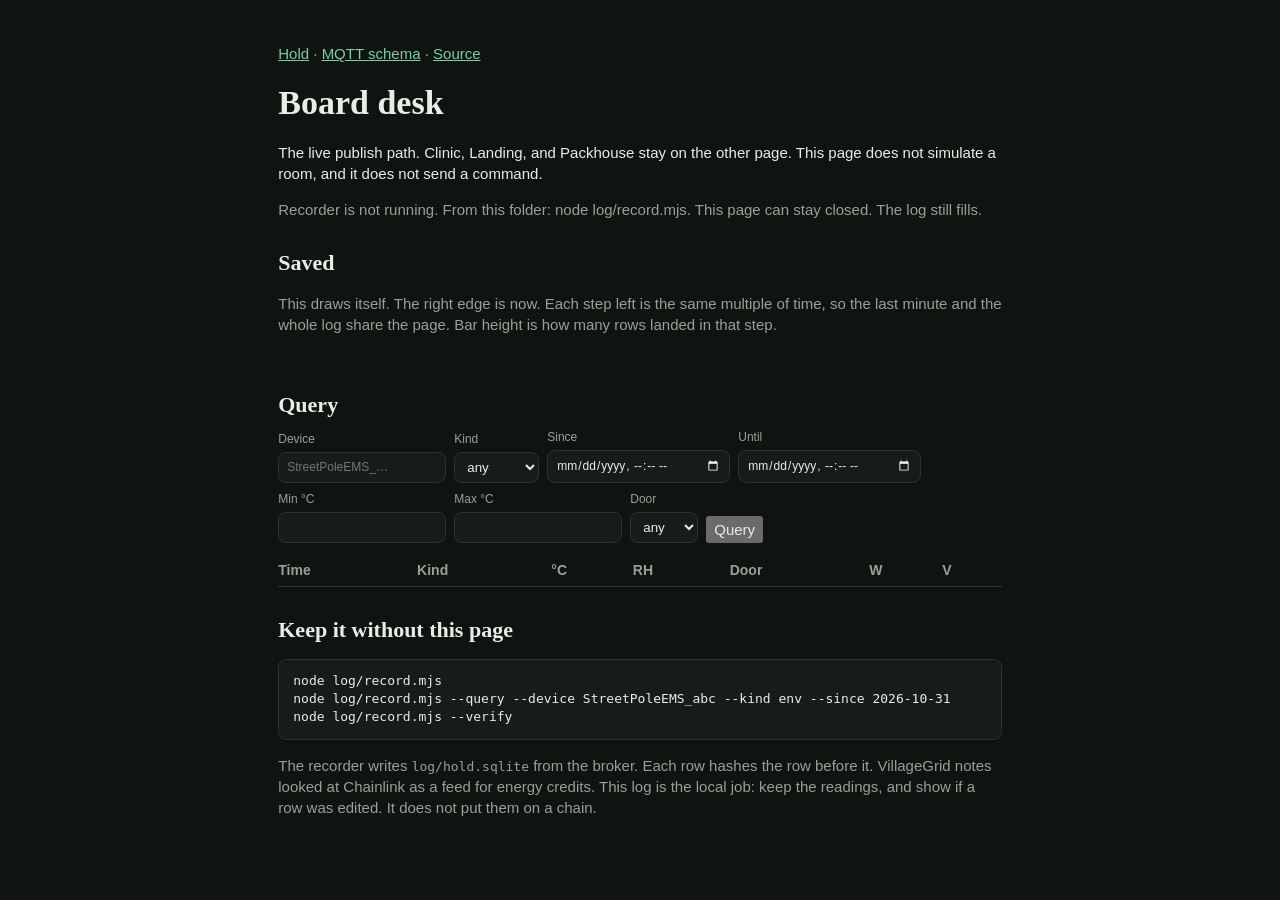
<file: board.html>
<!DOCTYPE html>
<html lang="en">
<head>
<meta charset="utf-8">
<meta name="viewport" content="width=device-width, initial-scale=1">
<title>Hold · board desk</title>
<link rel="stylesheet" href="hold.css?v=36">
<style>
  body { display: block; }
  .spec { max-width: 92ch; margin: 0 auto; padding: 28px 22px 64px; }
  .spec h1 { font-family: var(--serif); font-weight: 560; font-size: 34px; margin: 0; }
  .spec h2 { font-family: var(--serif); font-weight: 560; font-size: 22px; margin: 28px 0 8px; }
  .spec p, .spec li { color: var(--ink); }
  .spec .dim, .spec caption { color: var(--dim); }
  .spec a { color: var(--safe); }
  .spec code, .spec pre { font-family: var(--mono); font-size: 13px; }
  .spec pre {
    background: var(--list);
    border: 1px solid var(--line);
    border-radius: 8px;
    padding: 12px 14px;
    overflow: auto;
    color: var(--ink);
  }
  .span svg { width: 100%; height: auto; display: block; }
  .span .bin { cursor: pointer; }
  .span text { fill: #c5d4cc; font-family: var(--mono); }
  .boards { display: flex; flex-wrap: wrap; gap: 8px; margin: 12px 0; }
  .boards button {
    background: transparent;
    border: 1px solid var(--line);
    color: var(--ink);
    border-radius: 999px;
    padding: 6px 12px;
  }
  .boards button.on { border-color: var(--safe); color: var(--safe); }
  .facts { display: grid; grid-template-columns: repeat(auto-fit, minmax(120px, 1fr)); gap: 8px; margin: 12px 0; }
  .facts div {
    background: var(--list);
    border: 1px solid var(--line);
    border-radius: 8px;
    padding: 8px 10px;
  }
  .facts b { display: block; font-family: var(--serif); font-size: 22px; font-weight: 560; }
  .facts span { color: var(--dim); font-size: 12px; }
  .q { display: flex; flex-wrap: wrap; gap: 8px; align-items: end; margin: 8px 0 12px; }
  .q label { display: flex; flex-direction: column; gap: 4px; color: var(--dim); font-size: 12px; }
  .q input, .q select {
    background: var(--list);
    border: 1px solid var(--line);
    border-radius: 8px;
    padding: 6px 8px;
    color: var(--ink);
  }
  table { width: 100%; border-collapse: collapse; font-size: 14px; }
  th, td { text-align: left; border-bottom: 1px solid var(--line); padding: 6px 8px 6px 0; vertical-align: top; }
  th { color: var(--dim); font-weight: 560; }
  tr.pick td { color: var(--ink); }
  .note {
    position: fixed;
    top: 16px;
    right: 16px;
    z-index: 5;
    max-width: 320px;
    padding: 10px 12px;
    border: 1px solid #e36b52;
    border-radius: 8px;
    background: rgba(58, 24, 20, 0.94);
    color: #ffe8e2;
  }
  .note[hidden] { display: none; }
  .note b { display: block; font-size: 11px; letter-spacing: 0.14em; text-transform: uppercase; color: #e7a090; }
  @media (max-width: 720px) { .facts { grid-template-columns: 1fr 1fr; } }
</style>
</head>
<body>
<article class="spec">
  <p class="dim"><a href="index.html">Hold</a> · <a href="schema.html">MQTT schema</a> · <a href="https://github.com/EarthAdam/cold-storage-ui-hack">Source</a></p>
  <h1>Board desk</h1>
  <p>The live publish path. Clinic, Landing, and Packhouse stay on the other page. This page does not simulate a room, and it does not send a command.</p>
  <p id="status" class="dim">Looking for the local log…</p>

  <h2>Saved</h2>
  <p class="dim">This draws itself. The right edge is now. Each step left is the same multiple of time, so the last minute and the whole log share the page. Bar height is how many rows landed in that step.</p>
  <div id="span" class="span"></div>

  <div id="boards" class="boards"></div>
  <div id="facts" class="facts" hidden></div>

  <h2>Query</h2>
  <form id="q" class="q">
    <label>Device <input name="device" id="q-device" placeholder="StreetPoleEMS_…"></label>
    <label>Kind
      <select name="kind">
        <option value="">any</option>
        <option value="env">env</option>
        <option value="power">power</option>
        <option value="door">door</option>
        <option value="geojson">geojson</option>
      </select>
    </label>
    <label>Since <input name="since" type="datetime-local"></label>
    <label>Until <input name="until" type="datetime-local"></label>
    <label>Min °C <input name="min_c" inputmode="decimal"></label>
    <label>Max °C <input name="max_c" inputmode="decimal"></label>
    <label>Door
      <select name="door">
        <option value="">any</option>
        <option value="1">open</option>
        <option value="0">shut</option>
      </select>
    </label>
    <button type="submit">Query</button>
  </form>
  <table>
    <thead><tr><th>Time</th><th>Kind</th><th>°C</th><th>RH</th><th>Door</th><th>W</th><th>V</th></tr></thead>
    <tbody id="rows"></tbody>
  </table>
  <pre id="body" hidden></pre>

  <h2>Keep it without this page</h2>
  <pre>node log/record.mjs
node log/record.mjs --query --device StreetPoleEMS_abc --kind env --since 2026-10-31
node log/record.mjs --verify</pre>
  <p class="dim">The recorder writes <code>log/hold.sqlite</code> from the broker. Each row hashes the row before it. VillageGrid notes looked at Chainlink as a feed for energy credits. This log is the local job: keep the readings, and show if a row was edited. It does not put them on a chain.</p>
</article>
<aside id="call" class="note" hidden>
  <b class="who"></b>
  <p class="msg"></p>
</aside>
<script src="board.js?v=4"></script>
</body>
</html>
</file>
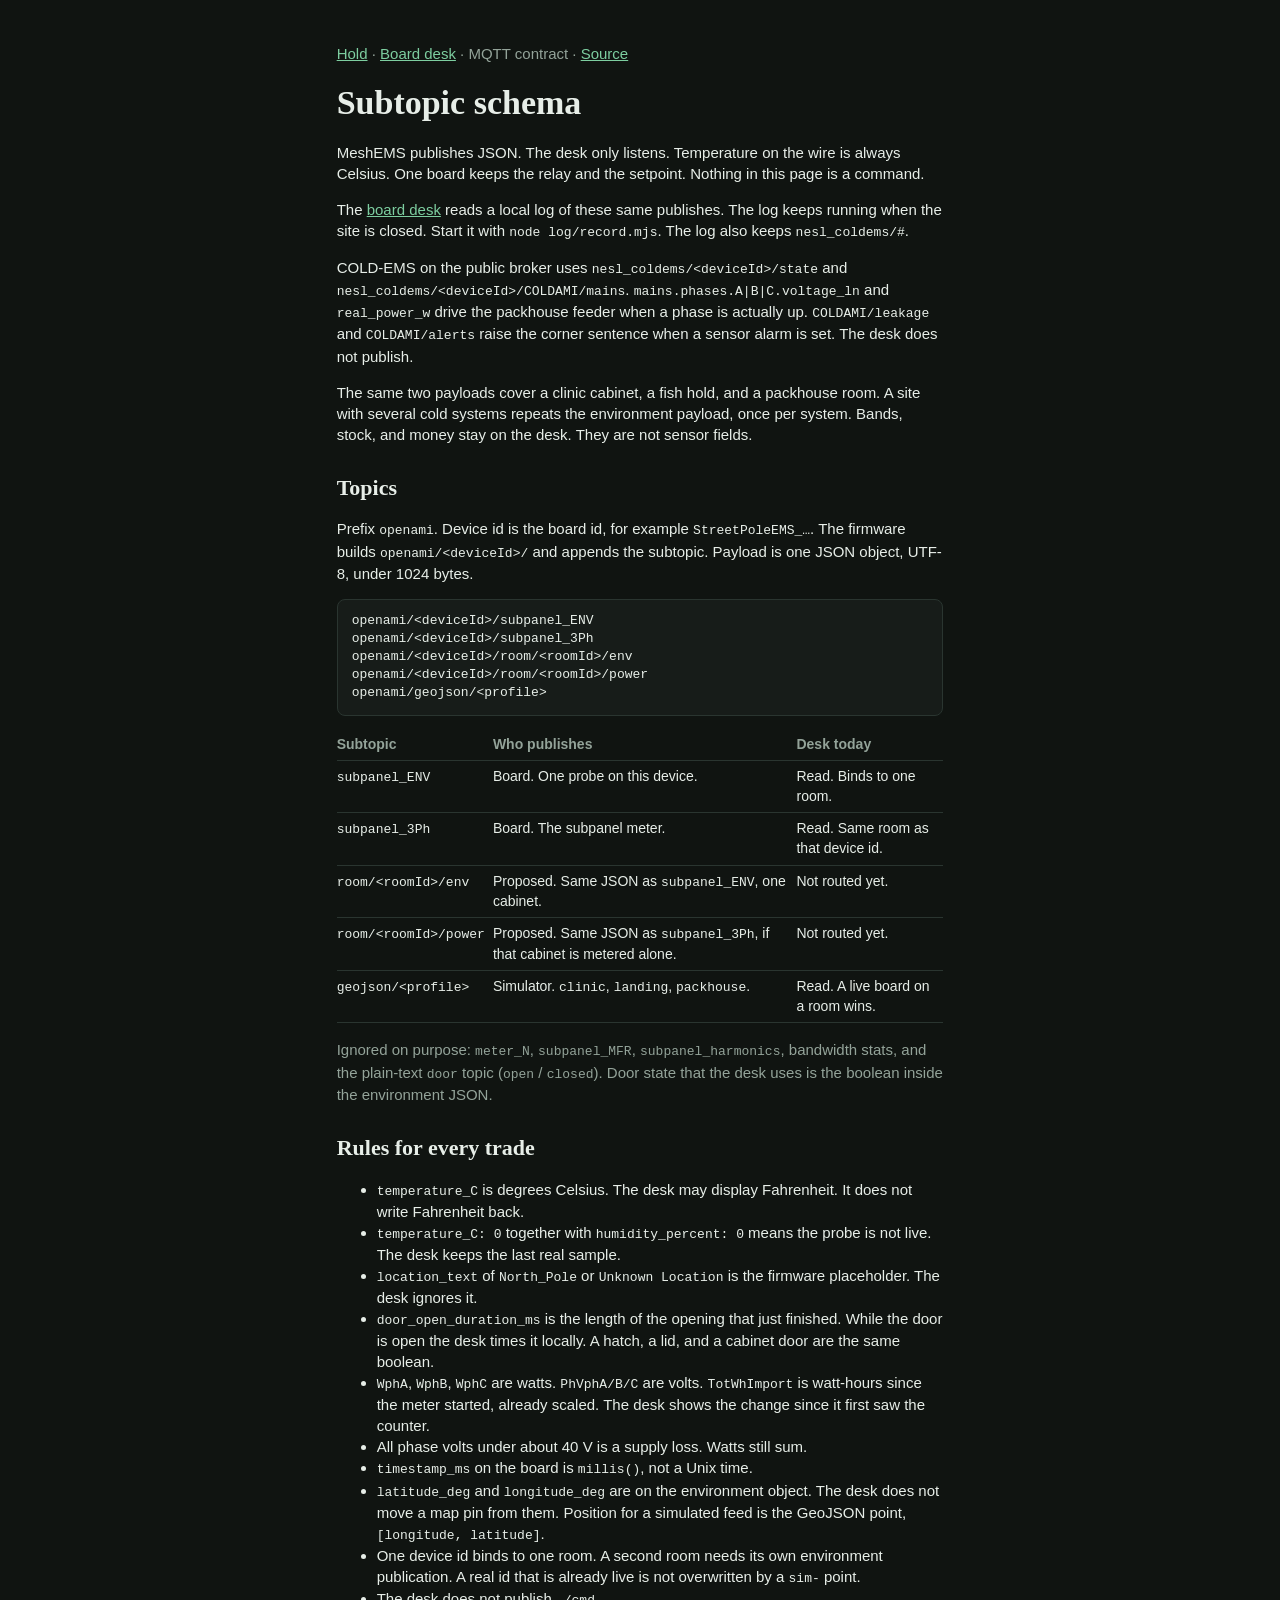
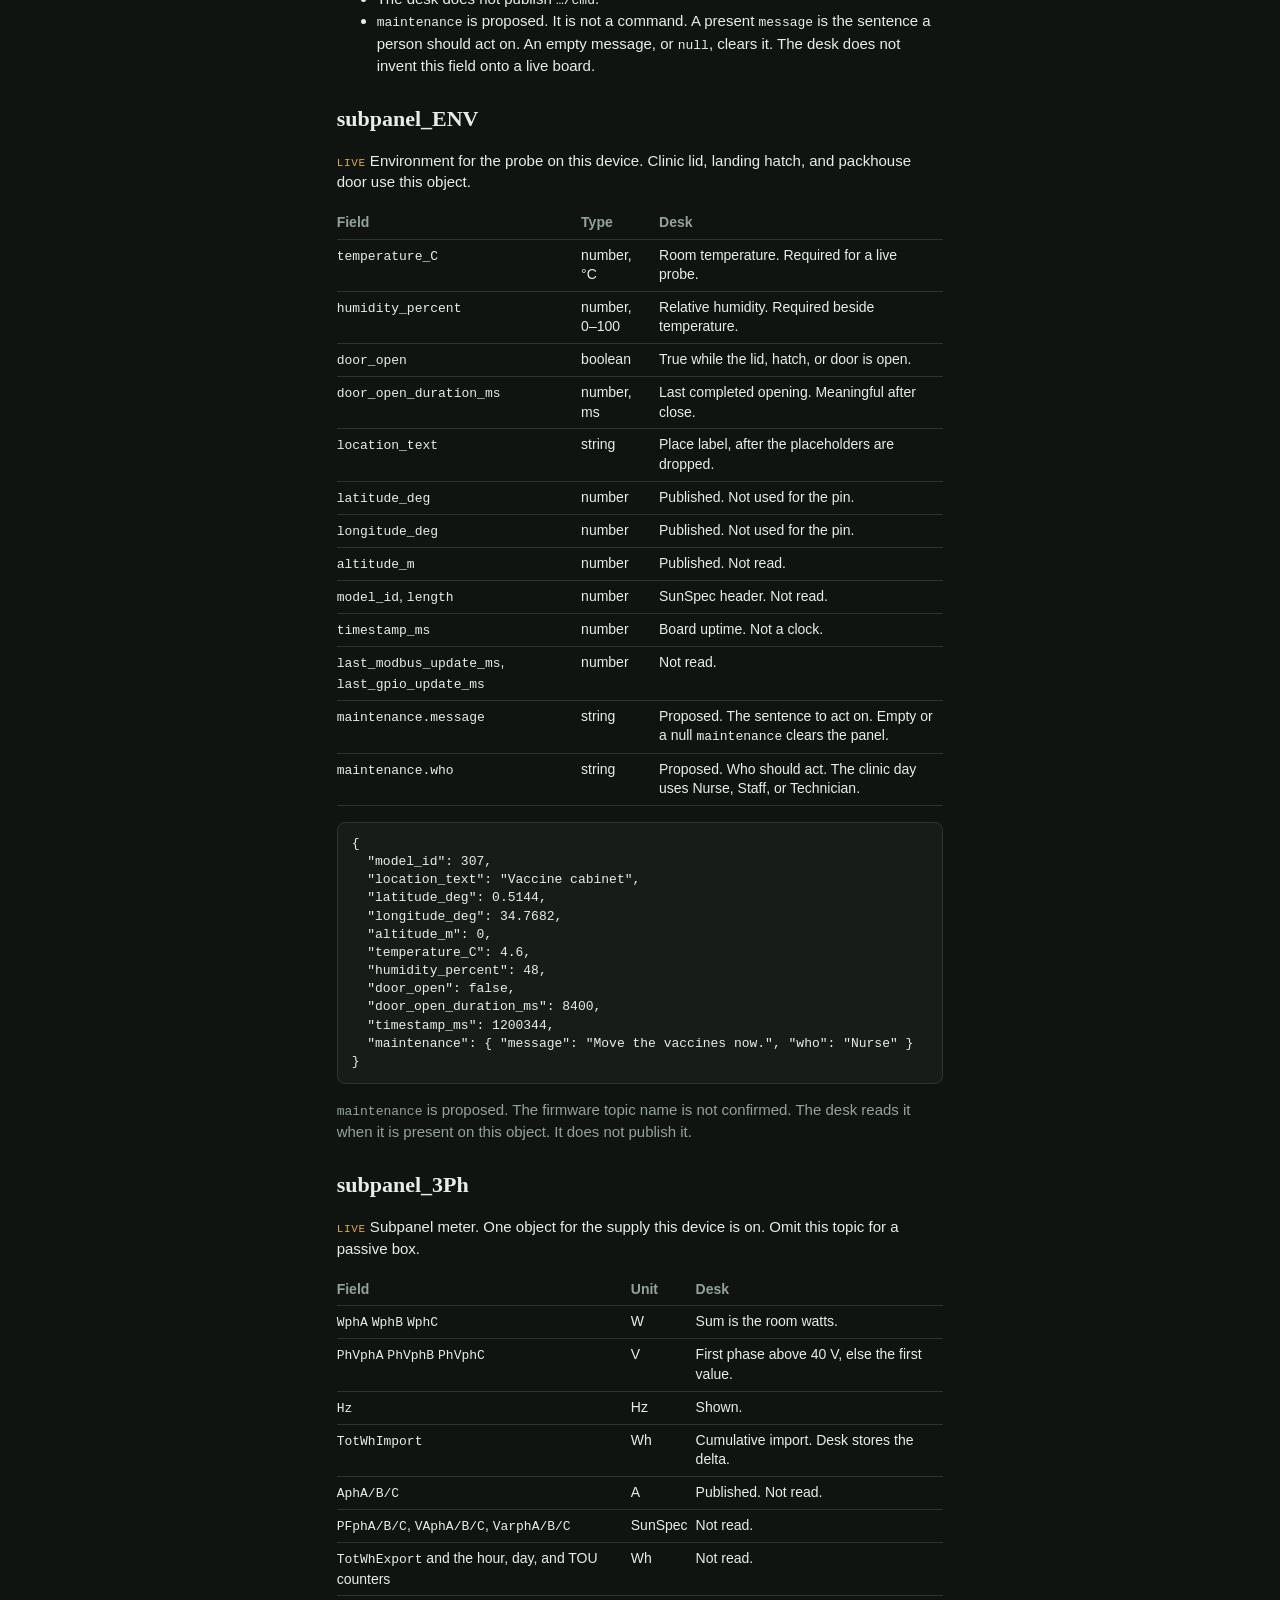
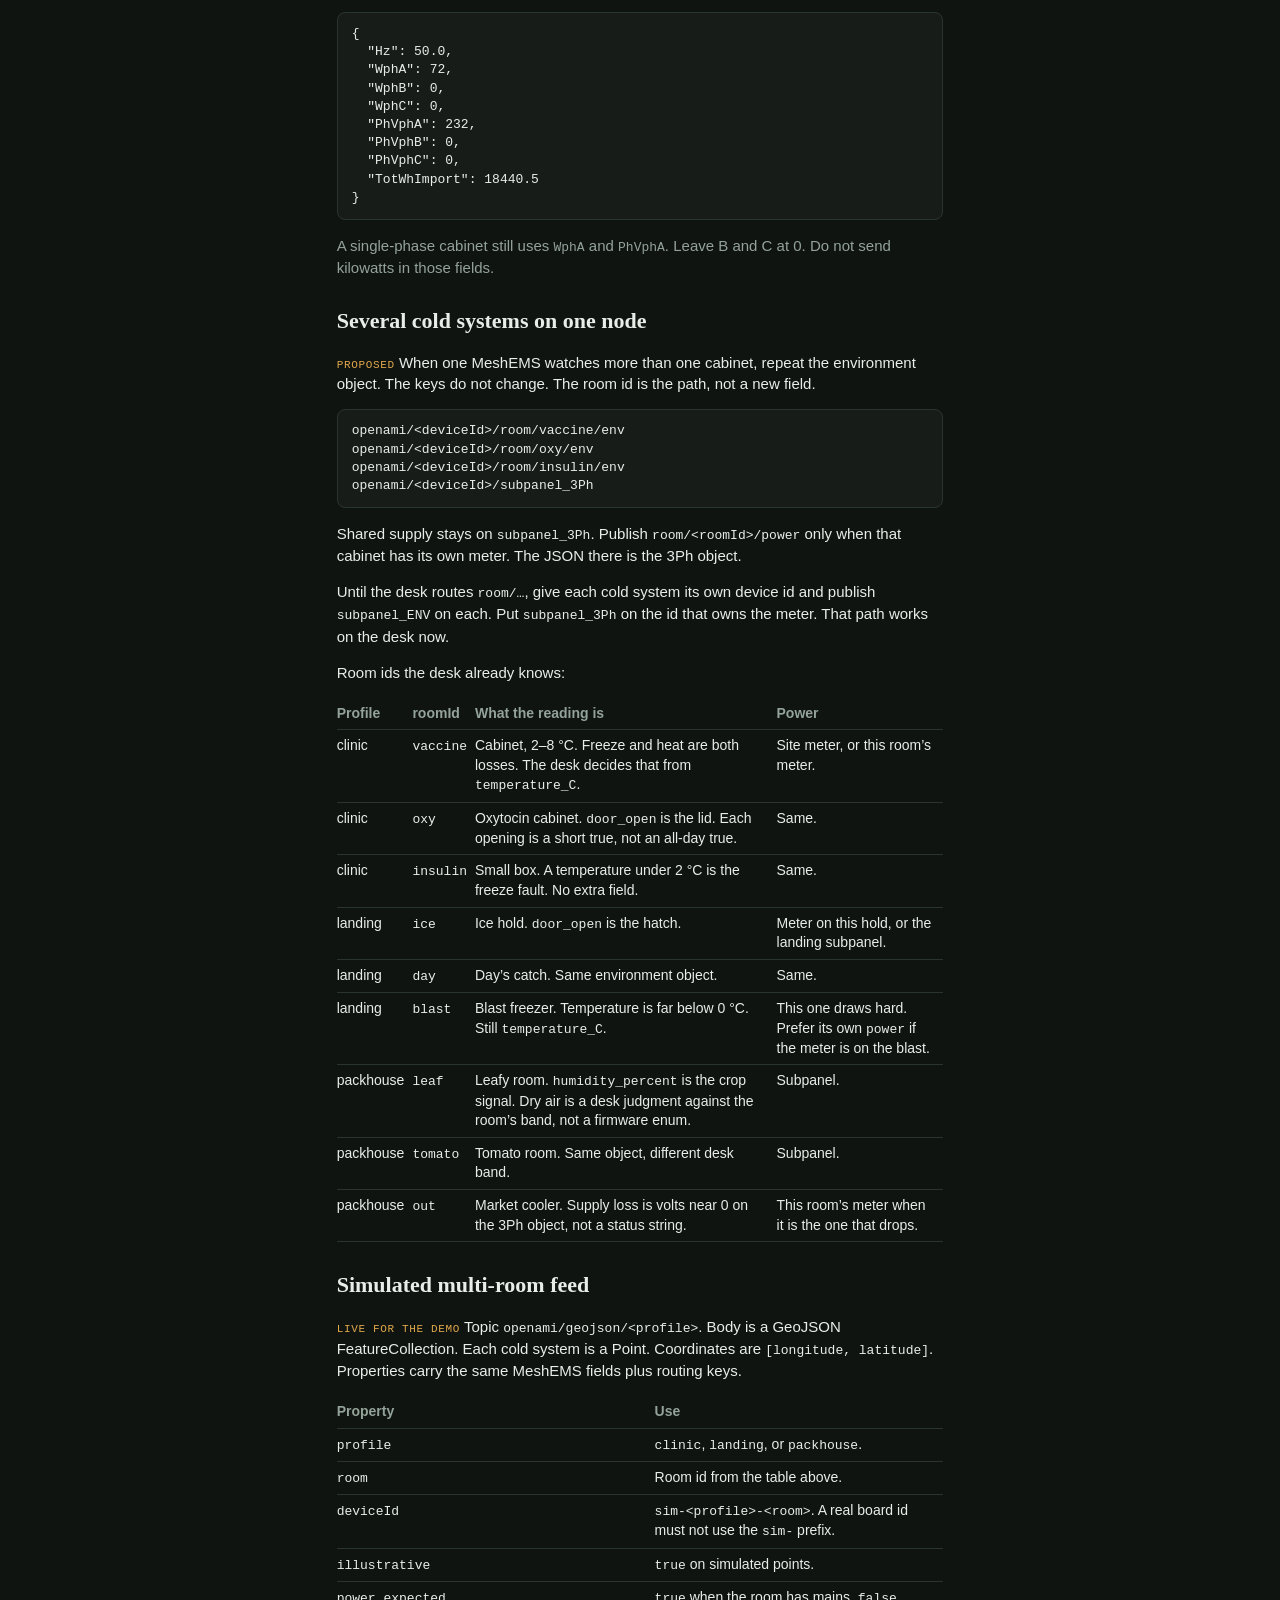
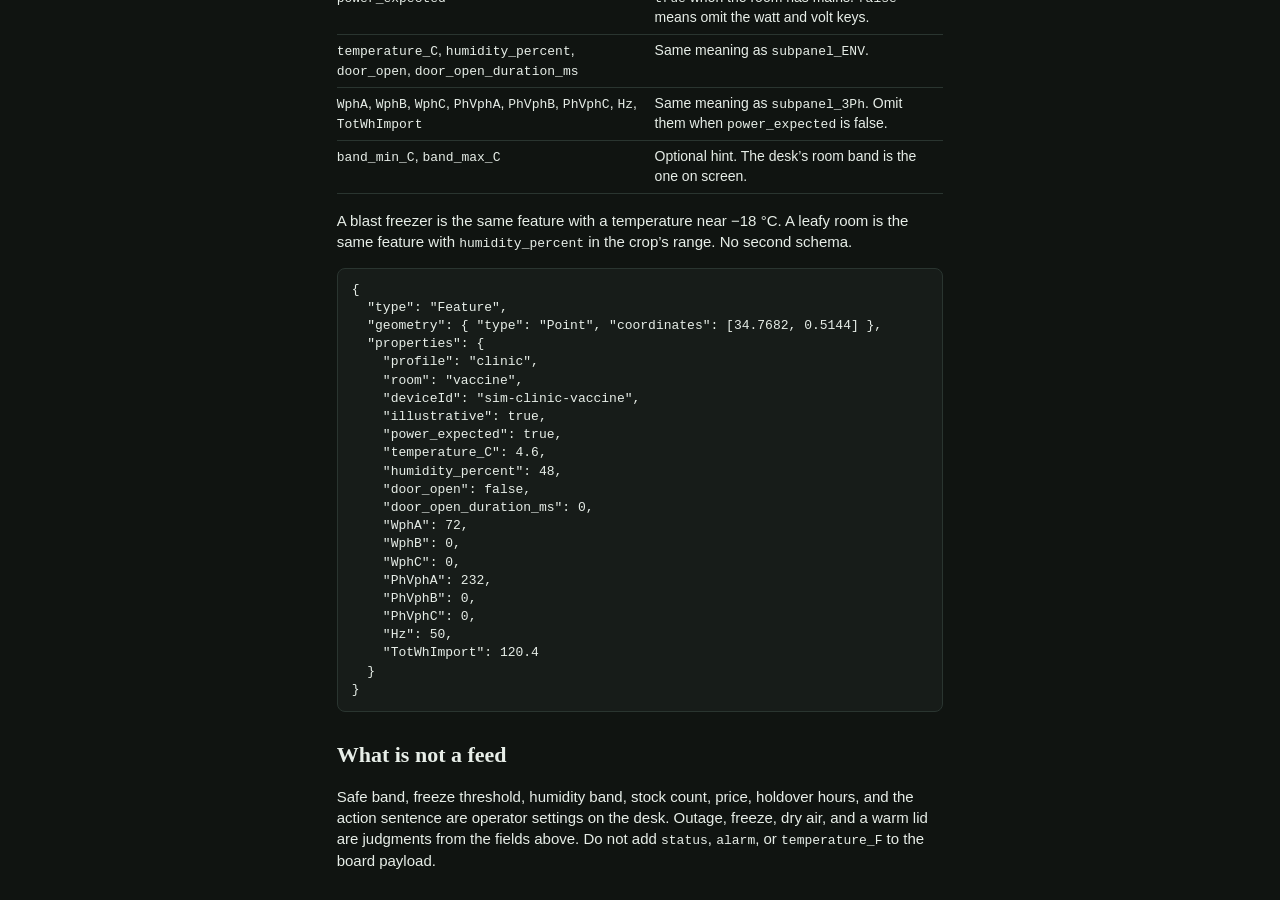
<file: schema.html>
<!DOCTYPE html>
<html lang="en">
<head>
<meta charset="utf-8">
<meta name="viewport" content="width=device-width, initial-scale=1">
<title>Hold · MQTT subtopics</title>
<link rel="stylesheet" href="hold.css?v=36">
<style>
  .spec { max-width: 78ch; margin: 0 auto; padding: 28px 22px 64px; }
  .spec h1 { font-family: var(--serif); font-weight: 560; font-size: 34px; margin: 0; }
  .spec h2 { font-family: var(--serif); font-weight: 560; font-size: 22px; margin: 28px 0 8px; }
  .spec p, .spec li { color: var(--ink); }
  .spec .dim, .spec caption { color: var(--dim); }
  .spec a { color: var(--safe); }
  .spec code, .spec pre { font-family: var(--mono); font-size: 13px; }
  .spec pre {
    background: var(--list);
    border: 1px solid var(--line);
    border-radius: 8px;
    padding: 12px 14px;
    overflow: auto;
    color: var(--ink);
  }
  .spec table { width: 100%; border-collapse: collapse; font-size: 14px; margin: 8px 0 16px; }
  .spec th, .spec td { text-align: left; vertical-align: top; border-bottom: 1px solid var(--line); padding: 6px 8px 6px 0; }
  .spec th { color: var(--dim); font-weight: 560; }
  .spec .tag { font-family: var(--mono); font-size: 11px; letter-spacing: 0.06em; text-transform: uppercase; color: var(--watch); }
</style>
</head>
<body>
<article class="spec">
  <p class="dim"><a href="index.html">Hold</a> · <a href="board.html">Board desk</a> · MQTT contract · <a href="https://github.com/EarthAdam/cold-storage-ui-hack">Source</a></p>
  <h1>Subtopic schema</h1>
  <p>MeshEMS publishes JSON. The desk only listens. Temperature on the wire is always Celsius. One board keeps the relay and the setpoint. Nothing in this page is a command.</p>
  <p>The <a href="board.html">board desk</a> reads a local log of these same publishes. The log keeps running when the site is closed. Start it with <code>node log/record.mjs</code>. The log also keeps <code>nesl_coldems/#</code>.</p>
  <p>COLD-EMS on the public broker uses <code>nesl_coldems/&lt;deviceId&gt;/state</code> and <code>nesl_coldems/&lt;deviceId&gt;/COLDAMI/mains</code>. <code>mains.phases.A|B|C.voltage_ln</code> and <code>real_power_w</code> drive the packhouse feeder when a phase is actually up. <code>COLDAMI/leakage</code> and <code>COLDAMI/alerts</code> raise the corner sentence when a sensor alarm is set. The desk does not publish.</p>
  <p>The same two payloads cover a clinic cabinet, a fish hold, and a packhouse room. A site with several cold systems repeats the environment payload, once per system. Bands, stock, and money stay on the desk. They are not sensor fields.</p>

  <h2>Topics</h2>
  <p>Prefix <code>openami</code>. Device id is the board id, for example <code>StreetPoleEMS_…</code>. The firmware builds <code>openami/&lt;deviceId&gt;/</code> and appends the subtopic. Payload is one JSON object, UTF-8, under 1024 bytes.</p>
  <pre>openami/&lt;deviceId&gt;/subpanel_ENV
openami/&lt;deviceId&gt;/subpanel_3Ph
openami/&lt;deviceId&gt;/room/&lt;roomId&gt;/env
openami/&lt;deviceId&gt;/room/&lt;roomId&gt;/power
openami/geojson/&lt;profile&gt;</pre>
  <table>
    <thead><tr><th>Subtopic</th><th>Who publishes</th><th>Desk today</th></tr></thead>
    <tbody>
      <tr><td><code>subpanel_ENV</code></td><td>Board. One probe on this device.</td><td>Read. Binds to one room.</td></tr>
      <tr><td><code>subpanel_3Ph</code></td><td>Board. The subpanel meter.</td><td>Read. Same room as that device id.</td></tr>
      <tr><td><code>room/&lt;roomId&gt;/env</code></td><td>Proposed. Same JSON as <code>subpanel_ENV</code>, one cabinet.</td><td>Not routed yet.</td></tr>
      <tr><td><code>room/&lt;roomId&gt;/power</code></td><td>Proposed. Same JSON as <code>subpanel_3Ph</code>, if that cabinet is metered alone.</td><td>Not routed yet.</td></tr>
      <tr><td><code>geojson/&lt;profile&gt;</code></td><td>Simulator. <code>clinic</code>, <code>landing</code>, <code>packhouse</code>.</td><td>Read. A live board on a room wins.</td></tr>
    </tbody>
  </table>
  <p class="dim">Ignored on purpose: <code>meter_N</code>, <code>subpanel_MFR</code>, <code>subpanel_harmonics</code>, bandwidth stats, and the plain-text <code>door</code> topic (<code>open</code> / <code>closed</code>). Door state that the desk uses is the boolean inside the environment JSON.</p>

  <h2>Rules for every trade</h2>
  <ul>
    <li><code>temperature_C</code> is degrees Celsius. The desk may display Fahrenheit. It does not write Fahrenheit back.</li>
    <li><code>temperature_C: 0</code> together with <code>humidity_percent: 0</code> means the probe is not live. The desk keeps the last real sample.</li>
    <li><code>location_text</code> of <code>North_Pole</code> or <code>Unknown Location</code> is the firmware placeholder. The desk ignores it.</li>
    <li><code>door_open_duration_ms</code> is the length of the opening that just finished. While the door is open the desk times it locally. A hatch, a lid, and a cabinet door are the same boolean.</li>
    <li><code>WphA</code>, <code>WphB</code>, <code>WphC</code> are watts. <code>PhVphA/B/C</code> are volts. <code>TotWhImport</code> is watt-hours since the meter started, already scaled. The desk shows the change since it first saw the counter.</li>
    <li>All phase volts under about 40 V is a supply loss. Watts still sum.</li>
    <li><code>timestamp_ms</code> on the board is <code>millis()</code>, not a Unix time.</li>
    <li><code>latitude_deg</code> and <code>longitude_deg</code> are on the environment object. The desk does not move a map pin from them. Position for a simulated feed is the GeoJSON point, <code>[longitude, latitude]</code>.</li>
    <li>One device id binds to one room. A second room needs its own environment publication. A real id that is already live is not overwritten by a <code>sim-</code> point.</li>
    <li>The desk does not publish <code>…/cmd</code>.</li>
    <li><code>maintenance</code> is proposed. It is not a command. A present <code>message</code> is the sentence a person should act on. An empty message, or <code>null</code>, clears it. The desk does not invent this field onto a live board.</li>
  </ul>

  <h2>subpanel_ENV</h2>
  <p><span class="tag">Live</span> Environment for the probe on this device. Clinic lid, landing hatch, and packhouse door use this object.</p>
  <table>
    <thead><tr><th>Field</th><th>Type</th><th>Desk</th></tr></thead>
    <tbody>
      <tr><td><code>temperature_C</code></td><td>number, °C</td><td>Room temperature. Required for a live probe.</td></tr>
      <tr><td><code>humidity_percent</code></td><td>number, 0–100</td><td>Relative humidity. Required beside temperature.</td></tr>
      <tr><td><code>door_open</code></td><td>boolean</td><td>True while the lid, hatch, or door is open.</td></tr>
      <tr><td><code>door_open_duration_ms</code></td><td>number, ms</td><td>Last completed opening. Meaningful after close.</td></tr>
      <tr><td><code>location_text</code></td><td>string</td><td>Place label, after the placeholders are dropped.</td></tr>
      <tr><td><code>latitude_deg</code></td><td>number</td><td>Published. Not used for the pin.</td></tr>
      <tr><td><code>longitude_deg</code></td><td>number</td><td>Published. Not used for the pin.</td></tr>
      <tr><td><code>altitude_m</code></td><td>number</td><td>Published. Not read.</td></tr>
      <tr><td><code>model_id</code>, <code>length</code></td><td>number</td><td>SunSpec header. Not read.</td></tr>
      <tr><td><code>timestamp_ms</code></td><td>number</td><td>Board uptime. Not a clock.</td></tr>
      <tr><td><code>last_modbus_update_ms</code>, <code>last_gpio_update_ms</code></td><td>number</td><td>Not read.</td></tr>
      <tr><td><code>maintenance.message</code></td><td>string</td><td>Proposed. The sentence to act on. Empty or a null <code>maintenance</code> clears the panel.</td></tr>
      <tr><td><code>maintenance.who</code></td><td>string</td><td>Proposed. Who should act. The clinic day uses Nurse, Staff, or Technician.</td></tr>
    </tbody>
  </table>
  <pre>{
  "model_id": 307,
  "location_text": "Vaccine cabinet",
  "latitude_deg": 0.5144,
  "longitude_deg": 34.7682,
  "altitude_m": 0,
  "temperature_C": 4.6,
  "humidity_percent": 48,
  "door_open": false,
  "door_open_duration_ms": 8400,
  "timestamp_ms": 1200344,
  "maintenance": { "message": "Move the vaccines now.", "who": "Nurse" }
}</pre>
  <p class="dim"><code>maintenance</code> is proposed. The firmware topic name is not confirmed. The desk reads it when it is present on this object. It does not publish it.</p>

  <h2>subpanel_3Ph</h2>
  <p><span class="tag">Live</span> Subpanel meter. One object for the supply this device is on. Omit this topic for a passive box.</p>
  <table>
    <thead><tr><th>Field</th><th>Unit</th><th>Desk</th></tr></thead>
    <tbody>
      <tr><td><code>WphA</code> <code>WphB</code> <code>WphC</code></td><td>W</td><td>Sum is the room watts.</td></tr>
      <tr><td><code>PhVphA</code> <code>PhVphB</code> <code>PhVphC</code></td><td>V</td><td>First phase above 40 V, else the first value.</td></tr>
      <tr><td><code>Hz</code></td><td>Hz</td><td>Shown.</td></tr>
      <tr><td><code>TotWhImport</code></td><td>Wh</td><td>Cumulative import. Desk stores the delta.</td></tr>
      <tr><td><code>AphA/B/C</code></td><td>A</td><td>Published. Not read.</td></tr>
      <tr><td><code>PFphA/B/C</code>, <code>VAphA/B/C</code>, <code>VarphA/B/C</code></td><td>SunSpec</td><td>Not read.</td></tr>
      <tr><td><code>TotWhExport</code> and the hour, day, and TOU counters</td><td>Wh</td><td>Not read.</td></tr>
    </tbody>
  </table>
  <pre>{
  "Hz": 50.0,
  "WphA": 72,
  "WphB": 0,
  "WphC": 0,
  "PhVphA": 232,
  "PhVphB": 0,
  "PhVphC": 0,
  "TotWhImport": 18440.5
}</pre>
  <p class="dim">A single-phase cabinet still uses <code>WphA</code> and <code>PhVphA</code>. Leave B and C at 0. Do not send kilowatts in those fields.</p>

  <h2>Several cold systems on one node</h2>
  <p><span class="tag">Proposed</span> When one MeshEMS watches more than one cabinet, repeat the environment object. The keys do not change. The room id is the path, not a new field.</p>
  <pre>openami/&lt;deviceId&gt;/room/vaccine/env
openami/&lt;deviceId&gt;/room/oxy/env
openami/&lt;deviceId&gt;/room/insulin/env
openami/&lt;deviceId&gt;/subpanel_3Ph</pre>
  <p>Shared supply stays on <code>subpanel_3Ph</code>. Publish <code>room/&lt;roomId&gt;/power</code> only when that cabinet has its own meter. The JSON there is the 3Ph object.</p>
  <p>Until the desk routes <code>room/…</code>, give each cold system its own device id and publish <code>subpanel_ENV</code> on each. Put <code>subpanel_3Ph</code> on the id that owns the meter. That path works on the desk now.</p>
  <p>Room ids the desk already knows:</p>
  <table>
    <thead><tr><th>Profile</th><th>roomId</th><th>What the reading is</th><th>Power</th></tr></thead>
    <tbody>
      <tr><td>clinic</td><td><code>vaccine</code></td><td>Cabinet, 2–8 °C. Freeze and heat are both losses. The desk decides that from <code>temperature_C</code>.</td><td>Site meter, or this room’s meter.</td></tr>
      <tr><td>clinic</td><td><code>oxy</code></td><td>Oxytocin cabinet. <code>door_open</code> is the lid. Each opening is a short true, not an all-day true.</td><td>Same.</td></tr>
      <tr><td>clinic</td><td><code>insulin</code></td><td>Small box. A temperature under 2 °C is the freeze fault. No extra field.</td><td>Same.</td></tr>
      <tr><td>landing</td><td><code>ice</code></td><td>Ice hold. <code>door_open</code> is the hatch.</td><td>Meter on this hold, or the landing subpanel.</td></tr>
      <tr><td>landing</td><td><code>day</code></td><td>Day’s catch. Same environment object.</td><td>Same.</td></tr>
      <tr><td>landing</td><td><code>blast</code></td><td>Blast freezer. Temperature is far below 0 °C. Still <code>temperature_C</code>.</td><td>This one draws hard. Prefer its own <code>power</code> if the meter is on the blast.</td></tr>
      <tr><td>packhouse</td><td><code>leaf</code></td><td>Leafy room. <code>humidity_percent</code> is the crop signal. Dry air is a desk judgment against the room’s band, not a firmware enum.</td><td>Subpanel.</td></tr>
      <tr><td>packhouse</td><td><code>tomato</code></td><td>Tomato room. Same object, different desk band.</td><td>Subpanel.</td></tr>
      <tr><td>packhouse</td><td><code>out</code></td><td>Market cooler. Supply loss is volts near 0 on the 3Ph object, not a status string.</td><td>This room’s meter when it is the one that drops.</td></tr>
    </tbody>
  </table>

  <h2>Simulated multi-room feed</h2>
  <p><span class="tag">Live for the demo</span> Topic <code>openami/geojson/&lt;profile&gt;</code>. Body is a GeoJSON FeatureCollection. Each cold system is a Point. Coordinates are <code>[longitude, latitude]</code>. Properties carry the same MeshEMS fields plus routing keys.</p>
  <table>
    <thead><tr><th>Property</th><th>Use</th></tr></thead>
    <tbody>
      <tr><td><code>profile</code></td><td><code>clinic</code>, <code>landing</code>, or <code>packhouse</code>.</td></tr>
      <tr><td><code>room</code></td><td>Room id from the table above.</td></tr>
      <tr><td><code>deviceId</code></td><td><code>sim-&lt;profile&gt;-&lt;room&gt;</code>. A real board id must not use the <code>sim-</code> prefix.</td></tr>
      <tr><td><code>illustrative</code></td><td><code>true</code> on simulated points.</td></tr>
      <tr><td><code>power_expected</code></td><td><code>true</code> when the room has mains. <code>false</code> means omit the watt and volt keys.</td></tr>
      <tr><td><code>temperature_C</code>, <code>humidity_percent</code>, <code>door_open</code>, <code>door_open_duration_ms</code></td><td>Same meaning as <code>subpanel_ENV</code>.</td></tr>
      <tr><td><code>WphA</code>, <code>WphB</code>, <code>WphC</code>, <code>PhVphA</code>, <code>PhVphB</code>, <code>PhVphC</code>, <code>Hz</code>, <code>TotWhImport</code></td><td>Same meaning as <code>subpanel_3Ph</code>. Omit them when <code>power_expected</code> is false.</td></tr>
      <tr><td><code>band_min_C</code>, <code>band_max_C</code></td><td>Optional hint. The desk’s room band is the one on screen.</td></tr>
    </tbody>
  </table>
  <p>A blast freezer is the same feature with a temperature near −18 °C. A leafy room is the same feature with <code>humidity_percent</code> in the crop’s range. No second schema.</p>
  <pre>{
  "type": "Feature",
  "geometry": { "type": "Point", "coordinates": [34.7682, 0.5144] },
  "properties": {
    "profile": "clinic",
    "room": "vaccine",
    "deviceId": "sim-clinic-vaccine",
    "illustrative": true,
    "power_expected": true,
    "temperature_C": 4.6,
    "humidity_percent": 48,
    "door_open": false,
    "door_open_duration_ms": 0,
    "WphA": 72,
    "WphB": 0,
    "WphC": 0,
    "PhVphA": 232,
    "PhVphB": 0,
    "PhVphC": 0,
    "Hz": 50,
    "TotWhImport": 120.4
  }
}</pre>

  <h2>What is not a feed</h2>
  <p>Safe band, freeze threshold, humidity band, stock count, price, holdover hours, and the action sentence are operator settings on the desk. Outage, freeze, dry air, and a warm lid are judgments from the fields above. Do not add <code>status</code>, <code>alarm</code>, or <code>temperature_F</code> to the board payload.</p>
</article>
</body>
</html>
</file>
<file: hold.css>
:root {
  color-scheme: dark;
  --bg: #101411;
  --ink: #e7eee8;
  --dim: #93a399;
  --line: #2a3530;
  --list: #171c19;
  --act: #e36b52;
  --watch: #e0a84a;
  --safe: #7dcea0;
  --paper: #12161a;
  --paper-ink: #e7eee8;
  --paper-dim: #93a399;
  --band: #1f6f58;
  --serif: "Iowan Old Style", Palatino, "Palatino Linotype", Georgia, serif;
  --sans: "Avenir Next", "Segoe UI", sans-serif;
  --mono: "SF Mono", ui-monospace, Menlo, Consolas, monospace;
}

* { box-sizing: border-box; }
html, body { margin: 0; height: 100%; }
body {
  min-height: 100vh;
  background: var(--bg);
  color: var(--ink);
  font-family: var(--sans);
  font-size: 15px;
  line-height: 1.4;
  display: grid;
  grid-template-rows: auto auto auto 1fr auto;
}

body.dashboard { grid-template-rows: auto auto auto auto minmax(0, 1fr) auto; }
body.dashboard > .stage { grid-row: 5; }
body.dashboard > footer { grid-row: 6; }

button, input { font: inherit; color: inherit; }
button { cursor: pointer; }
code { font-family: var(--mono); font-size: 0.92em; }

.top {
  display: grid;
  grid-template-columns: minmax(180px, 1.1fr) minmax(320px, 1.6fr) auto;
  gap: 20px;
  align-items: end;
  padding: 18px 22px 12px;
  border-bottom: 1px solid var(--line);
  position: relative;
  z-index: 6;
}
#switch { position: relative; z-index: 7; }
.menu { display: flex; flex-wrap: wrap; align-items: center; gap: 8px 16px; }
#switch button[data-profile="clinic"] { border-color: #e24b4b; color: #ffc9c9; }
#switch button[data-profile="landing"] { border-color: #3aa0d8; color: #c5e6f6; }
#switch button[data-profile="packhouse"] { border-color: #3d9a4a; color: #c8efc4; }
#switch button[data-profile="clinic"][aria-pressed="true"] { background: #e24b4b; color: #1a0909; border-color: #e24b4b; }
#switch button[data-profile="landing"][aria-pressed="true"] { background: #3aa0d8; color: #041018; border-color: #3aa0d8; }
#switch button[data-profile="packhouse"][aria-pressed="true"] { background: #3d9a4a; color: #041408; border-color: #3d9a4a; }
.mark {
  margin: 0;
  font-family: var(--serif);
  font-size: 34px;
  font-weight: 560;
  letter-spacing: -0.03em;
  line-height: 1;
}
.blurb { margin: 6px 0 0; color: var(--dim); max-width: 36ch; }
.switch { display: flex; flex-wrap: wrap; gap: 6px; }
.switch button {
  background: transparent;
  border: 1px solid var(--line);
  color: var(--dim);
  border-radius: 999px;
  padding: 6px 12px;
}
.switch button[aria-pressed="true"] {
  background: var(--ink);
  color: var(--bg);
  border-color: var(--ink);
}
.top-actions { display: flex; flex-direction: column; align-items: flex-end; gap: 6px; }
.link-chip {
  margin: 0;
  font-family: var(--mono);
  font-size: 12px;
  letter-spacing: 0.04em;
  color: var(--dim);
}
.text-btn {
  background: transparent;
  border: 0;
  color: var(--ink);
  text-decoration: underline;
  text-underline-offset: 3px;
  padding: 0;
}

.strip {
  margin: 0;
  padding: 12px 22px 0;
  height: 3.4rem;
  overflow: hidden;
  font-family: var(--serif);
  font-size: 22px;
  letter-spacing: -0.02em;
}
.honest {
  margin: 4px 22px 10px;
  color: var(--dim);
  font-size: 12px;
}

.stage {
  display: grid;
  grid-template-columns: 1fr;
  min-height: 0;
  border-top: 1px solid var(--line);
}
.list { display: none; }
.room {
  display: block;
  width: 100%;
  text-align: left;
  background: transparent;
  border: 0;
  border-bottom: 1px solid var(--line);
  padding: 12px 16px 12px 14px;
  color: var(--ink);
}
.room[aria-current="true"] { background: #24302a; }
.room.act { box-shadow: inset 3px 0 0 var(--act); }
.room.watch { box-shadow: inset 3px 0 0 var(--watch); }
.room.safe { box-shadow: inset 3px 0 0 var(--safe); }
.room .name { display: block; font-size: 16px; }
.room .meta { display: block; color: var(--dim); font-size: 13px; margin-top: 2px; }
.lvl {
  font-family: var(--mono);
  font-size: 11px;
  letter-spacing: 0.12em;
  text-transform: uppercase;
}
.lvl.act { color: var(--act); }
.lvl.watch { color: var(--watch); }
.lvl.safe { color: var(--safe); }

.unassigned { padding: 8px 12px 0; }
.unassigned button {
  width: 100%;
  text-align: left;
  background: #241c14;
  border: 1px solid #6a4b28;
  color: var(--ink);
  border-radius: 8px;
  padding: 8px 10px;
  margin-bottom: 8px;
}

.feed { list-style: none; margin: 12px 0 0; padding: 0 16px; color: var(--dim); font-size: 12px; }
.feed li { margin: 0 0 6px; }

.detail {
  position: relative;
  color-scheme: dark;
  background: var(--paper);
  color: var(--paper-ink);
  overflow: auto;
  height: 100%;
  min-height: 0;
  padding: 8px 16px 16px;
  display: flex;
  flex-direction: column;
  gap: 12px;
}
.fit {
  flex: 0 0 auto;
  height: 100%;
  min-height: 0;
  display: flex;
  flex-direction: row;
  align-items: stretch;
  gap: 10px;
}
.fit > .stage-col,
.fit > .scene-wrap { order: 1; }
.fit > .day-wrap { order: 2; }
.stage-col {
  flex: 1.05 1 0;
  min-width: 0;
  min-height: 0;
  display: flex;
  flex-direction: column;
  gap: 8px;
}
.phase-board { display: none !important; }
body[data-trade="desk"] .phase-board:not([hidden]) {
  display: flex !important;
  flex-direction: column;
  flex: 0 0 12.5rem !important;
  height: 12.5rem;
  min-height: 0;
  max-height: 12.5rem;
  background: #101410;
  border: 1px solid #2a3530;
  padding: 10px 12px 12px;
  color: #e8e6dc;
  overflow: auto;
}
.ph-leg.quiet { opacity: 0.72; }
.kicker.live { color: #7dcea0; }
body[data-trade="packhouse"] .phase-board:not([hidden]) {
  display: flex;
  flex-direction: column;
  flex: 0 0 12.5rem;
  height: 12.5rem;
  max-height: 12.5rem;
  min-height: 0;
  background: #101410;
  border: 1px solid #2a3530;
  padding: 10px 12px 12px;
  color: #e8e6dc;
  overflow: auto;
}
.ph-top { display: flex; justify-content: space-between; gap: 10px; align-items: baseline; font-size: 12px; }
.ph-top b { font-size: 14px; letter-spacing: 0.04em; }
.ph-top span, .ph-leg span { color: #9a9990; }
.ph-step { margin: 8px 0; font-size: 15px; line-height: 1.35; }
.ph-legs { display: grid; grid-template-columns: 1fr 1fr 1fr; gap: 8px; }
.ph-leg {
  border: 1px solid #3d4a40;
  padding: 8px 10px;
  display: flex;
  flex-direction: column;
  gap: 2px;
  min-width: 0;
}
.ph-leg em { font-style: normal; font-size: 18px; }
.ph-leg strong { font-size: 20px; font-weight: 500; }
.ph-leg span { font-size: 12px; }
.ph-leg.live { border-color: #3d9a4a; }
.ph-leg.dead { border-color: #e24b4b; background: rgba(226, 75, 75, 0.14); }
.ph-leg.carry { box-shadow: inset 0 0 0 1px #e6c56a; }
.ph-xfer { display: grid; grid-template-columns: 1fr 1fr; gap: 8px; margin-top: 8px; }
.ph-path { display: flex; align-items: center; gap: 8px; margin: 0; font-size: 13px; }
.ph-sw {
  width: 36px;
  height: 18px;
  position: relative;
  flex: 0 0 36px;
}
.ph-sw::before {
  content: "";
  position: absolute;
  left: 4px;
  top: 8px;
  width: 24px;
  height: 2px;
  background: #7dcea0;
  transform-origin: 0 50%;
}
.ph-sw.open::before { transform: rotate(-40deg); background: #e24b4b; }
.ph-sw.closed.hot::before { background: #e24b4b; }
.ph-sw::after {
  content: "";
  position: absolute;
  left: 0;
  top: 6px;
  width: 6px;
  height: 6px;
  border-radius: 50%;
  background: #e8e6dc;
  box-shadow: 28px 0 0 #e8e6dc;
}
.ph-load {
  margin: 8px 0 0;
  padding: 8px 10px;
  border: 1px solid #e6c56a;
  font-size: 14px;
}
.notification-slot {
  grid-column: 1 / -1;
  position: relative;
  block-size: 64px;
  min-block-size: 64px;
  min-inline-size: 0;
  contain: size layout;
  overflow: hidden;
}
.notification-empty {
  margin: 0;
  padding: 8px 12px;
  color: var(--dim);
  font-size: 12px;
}
.notification-slot:has(.call:not([hidden])) .notification-empty { visibility: hidden; }
.call {
  position: absolute;
  inset: 0;
  display: grid;
  grid-template-columns: minmax(0, 8rem) minmax(0, 1fr);
  align-content: start;
  align-items: baseline;
  gap: 2px 12px;
  inline-size: 100%;
  block-size: 100%;
  min-inline-size: 0;
  overflow: auto;
  overscroll-behavior: contain;
  margin: 0;
  padding: 8px 12px;
  border-left: 3px solid var(--act);
  border-radius: 4px;
  background: #241d1a;
  color: #ffe8e2;
}
.call[hidden] { display: none; }
.call-who {
  margin: 0;
  font-family: var(--mono);
  font-size: 10px;
  letter-spacing: 0.08em;
  text-transform: uppercase;
  overflow-wrap: anywhere;
  color: #e7a090;
}
.call-msg {
  margin: 0;
  font-family: var(--sans);
  font-size: 14px;
  line-height: 1.4;
  overflow-wrap: anywhere;
}
.call-src {
  grid-column: 2;
  margin: 0;
  color: var(--dim);
  font-size: 11px;
}
.kicker {
  margin: 0;
  font-family: var(--mono);
  font-size: 12px;
  letter-spacing: 0.14em;
  text-transform: uppercase;
}
.kicker.act { color: var(--act); }
.kicker.watch { color: var(--watch); }
.kicker.safe { color: var(--safe); }
.detail h2 { margin: 4px 0 0; font-family: var(--serif); font-size: 28px; font-weight: 560; }
.place { margin: 2px 0 0; color: var(--paper-dim); }
.temp {
  margin: 8px 0 0;
  font-family: var(--serif);
  font-size: clamp(56px, 6vw, 84px);
  line-height: 0.9;
  letter-spacing: -0.04em;
  font-weight: 560;
}
.temp.act { color: var(--act); }
.temp.watch { color: var(--watch); }
.temp.safe { color: var(--safe); }
.temp .unit { font-size: 0.4em; }

.ruler { position: relative; height: 18px; margin-top: 16px; background: #2a3036; border-radius: 99px; }
.ruler .zone { position: absolute; top: 0; bottom: 0; background: #1f6f58; border-radius: 99px; }
.ruler .freeze { position: absolute; top: 0; bottom: 0; left: 0; background: repeating-linear-gradient(-45deg, #3a4a5c, #3a4a5c 4px, #2a3544 4px, #2a3544 8px); border-radius: 99px 0 0 99px; }
.ruler .mark { position: absolute; top: -5px; width: 4px; height: 28px; background: var(--paper-ink); border-radius: 2px; }
.caps { display: flex; justify-content: space-between; color: var(--paper-dim); font-size: 12px; margin-top: 6px; }

.action { font-size: 18px; max-width: 46ch; margin: 14px 0 0; }
.facts { display: grid; grid-template-columns: repeat(3, minmax(0, 1fr)); gap: 10px; margin: 16px 0 0; padding: 0; list-style: none; }
.facts li { background: #1c2226; border-radius: 10px; padding: 10px 12px; }
.facts .lbl { display: block; color: var(--paper-dim); font-size: 12px; }
.facts strong { font-family: var(--serif); font-size: 22px; font-weight: 560; }

.scene-wrap {
  position: relative;
  height: 180px;
  min-height: 180px;
  flex: 0 0 180px;
  background: #0c0e12;
  border: 1px solid #2a2e33;
  touch-action: none;
  overflow: hidden;
  z-index: 0;
}
.scene-wrap canvas { position: absolute; inset: 0; width: 100%; height: 100%; }
#scene { position: absolute; inset: 0; }
#scene-labels { pointer-events: none; }
.map-tag {
  display: flex;
  align-items: center;
  gap: 6px;
  border: 0;
  background: transparent;
  padding: 0;
  margin: 0;
  cursor: pointer;
  color: #f6f3ee;
  font: 500 12px/1.15 system-ui, sans-serif;
  letter-spacing: 0.01em;
  text-shadow: 0 1px 2px rgba(0, 0, 0, 0.95), 0 0 8px rgba(0, 0, 0, 0.8);
  white-space: nowrap;
}
.map-tag i {
  width: 7px;
  height: 7px;
  border-radius: 50%;
  box-shadow: 0 0 0 1.5px rgba(0, 0, 0, 0.55);
  flex: none;
}
.map-tag b { font-weight: 600; }
.map-tag em {
  font-style: normal;
  opacity: 0.78;
  margin-left: 5px;
  font-variant-numeric: tabular-nums;
}
.map-tag.on i { box-shadow: 0 0 0 2px #f4efe6; }
.map-tag.fish {
  font-size: 10px;
  letter-spacing: 0.12em;
  text-transform: uppercase;
  opacity: 0.9;
}
.veh {
  position: relative;
  width: 28px;
  height: 28px;
  border: 0;
  background: transparent;
  padding: 0;
  cursor: pointer;
  color: #e8eef2;
}
.veh .glyph {
  display: block;
  width: 28px;
  height: 28px;
  filter: drop-shadow(0 1px 2px rgba(0, 0, 0, 0.85));
}
.veh .glyph svg { display: block; width: 28px; height: 28px; }
.veh span {
  position: absolute;
  left: 50%;
  top: 28px;
  transform: translateX(-50%);
  font: 500 10px/1 system-ui, sans-serif;
  letter-spacing: 0.08em;
  text-transform: uppercase;
  color: #f4efe6;
  text-shadow: 0 1px 2px #000, 0 0 8px #000;
  white-space: nowrap;
  pointer-events: none;
}
.bat-pin {
  min-width: 108px;
  padding: 5px 7px 6px;
  border-radius: 6px;
  background: rgba(12, 16, 18, 0.88);
  border: 1px solid #3a4a44;
  color: #e7eee8;
  pointer-events: none;
}
.bat-pin b {
  display: block;
  font: 600 10px/1 system-ui, sans-serif;
  letter-spacing: 0.12em;
  text-transform: uppercase;
  color: #9fd0e4;
}
.bat-pin i {
  display: block;
  height: 8px;
  margin: 5px 0 3px;
  border-radius: 2px;
  background: #1a2420;
  overflow: hidden;
}
.bat-pin s {
  display: block;
  height: 100%;
  width: 0;
  background: #3aa0d8;
  text-decoration: none;
}
.bat-pin.charge s { background: #e6c56a; }
.bat-pin em {
  font-style: normal;
  font: 500 11px/1.2 system-ui, sans-serif;
  color: #c5d4cc;
}
.veh.boat { color: #d5e9f6; }
.veh.truck { color: #f0d48a; }
.veh.rider { color: #f0b7d4; }
.veh.ship { color: #f7f3ea; }
.scene-meta {
  position: absolute;
  left: 12px;
  right: 120px;
  top: 10px;
  margin: 0;
  z-index: 2;
  font-size: 12px;
  color: #f4efe6;
  background: rgba(12, 14, 18, 0.72);
  padding: 2px 6px;
  pointer-events: none;
}
.scene-wide {
  position: absolute;
  top: 10px;
  right: 12px;
  z-index: 2;
  color: #f4efe6;
  background: rgba(12, 14, 18, 0.78);
  padding: 2px 4px;
}
.scene-follow {
  position: absolute;
  top: 36px;
  right: 12px;
  z-index: 2;
  color: #f4efe6;
  background: rgba(12, 14, 18, 0.78);
  padding: 2px 4px;
}
.plan-host { margin: 0; }
.plan-host.doll-live {
  position: relative;
  height: 560px;
  min-height: 560px;
  flex: 0 0 560px;
  background: #12161a;
  border: 1px solid #2a3530;
  overflow: hidden;
}
.stage-col > .plan-host.doll-live,
.fit > .scene-wrap {
  flex: 1.05 1 0;
  width: auto;
  height: auto !important;
  min-height: 0 !important;
  min-width: 0;
}
body[data-trade="packhouse"] .stage-col > .plan-host.doll-live {
  flex: 0.72 1 0;
}
.plan-host.doll-live canvas { display: block; width: 100%; height: 100%; touch-action: none; }
.doll-note {
  position: absolute;
  left: 14px;
  top: 12px;
  margin: 0;
  color: #93a399;
  font-size: 12px;
  letter-spacing: 0.08em;
  text-transform: uppercase;
  pointer-events: none;
}
.plan { width: 100%; height: auto; display: block; }
.plan .sheet { fill: #12161a; }
.plan .sheet-kicker { font-family: var(--mono); font-size: 11px; letter-spacing: 0.14em; fill: #93a399; }
.plan .sheet-title { font-family: var(--serif); font-size: 26px; fill: #e7eee8; }
.plan .sheet-sub, .plan .sheet-note, .plan .dim { font-size: 12px; fill: #93a399; }
.plan .pv rect, .plan .node rect { fill: #1a2420; stroke: #c5d0c8; stroke-width: 1.4; }
.plan .shed, .plan .apron { fill: none; stroke: #8fa396; stroke-width: 1.4; }
.plan .pv path { fill: none; stroke: #c5d0c8; }
.plan .pv text, .plan .node text { fill: #e7eee8; stroke: none; font-size: 12px; }
.plan .sea { fill: #16343c; }
.plan .wave { fill: none; stroke: #6f9692; stroke-width: 1.4; }
.plan .wave { animation: drift 4.5s linear infinite; }
.plan .hull { fill: #8d6a48; stroke: #c5d0c8; }
.plan .quay { stroke: #c5d0c8; stroke-width: 4; }
.plan .road { fill: none; stroke: #8a8174; stroke-width: 10; stroke-linecap: round; stroke-linejoin: round; }
.plan .drop circle { fill: #e7eee8; }
.plan .drop text { font-size: 12px; fill: #93a399; }
.plan .zone { cursor: pointer; color: #e7eee8; }
.plan .zone-fill { fill: #24302a; }
.plan .zone-wall { fill: none; stroke: #9aab9f; stroke-width: 1.5; }
.plan .frost { fill: transparent; opacity: 0; pointer-events: none; }
.plan .zone.cold .frost { opacity: 0.5; fill: #9bb4d0; }
.plan .mist { fill: #6f92a8; opacity: 0; pointer-events: none; }
.plan .parch { opacity: 0; pointer-events: none; }
.plan .parch path { fill: none; stroke: #a07848; stroke-width: 1; stroke-dasharray: 3 4; }
.plan .zone.dry .parch { opacity: 0.9; }
.plan .zone-name { font-size: 13px; fill: #e7eee8; stroke: none; }
.plan .readout { font-family: var(--serif); font-size: 26px; fill: #e7eee8; stroke: none; }
.plan .subread { font-size: 12px; fill: #c5d0c8; stroke: none; }
.plan .door rect { fill: #e7eee8; }
.plan .door { transform-box: fill-box; transform-origin: 0 0; transition: transform 0.55s ease; }
.plan .zone.open .door { transform: rotate(-68deg); }
.plan .fan { transform-box: fill-box; transform-origin: center; }
.plan .fan circle, .plan .fan path { fill: none; stroke: currentColor; stroke-width: 1.4; }
.plan .fan.on { animation: spin 0.7s linear infinite; }
.plan .feeder, .plan .bus { fill: none; stroke: #8a8174; stroke-width: 1.6; }
.plan .feeder.live, .plan .bus.live { stroke: #7dcea0; stroke-dasharray: 5 7; animation: march 0.9s linear infinite; }
.plan .bus.dead, .plan .feeder.dead { stroke: #4a524c; }
.plan .zone.picked .zone-wall,
.plan .zone.picked .cab-side,
.plan .zone.picked .cab-top { stroke: #f4efe6; stroke-width: 2.6; }
.plan .floor { fill: #1a201c; stroke: #8fa396; stroke-width: 1.2; }
.plan .wall { fill: #1c2420; stroke: #8fa396; stroke-width: 1; }
.plan .wall-back { fill: #141a17; stroke: #6d7d74; stroke-width: 1; }
.plan .roof { fill: #24302a; stroke: #c5d0c8; stroke-width: 1.2; }
.plan .window { fill: #1a3038; stroke: #9aab9f; }
.plan .cab-side { fill: #18211d; stroke: #8fa396; stroke-width: 1; }
.plan .cab-top { fill: #2a3b33; stroke: #8fa396; stroke-width: 1; }
.plan .shelf { fill: none; stroke: #c5d0c8; stroke-width: 1.2; opacity: 0.8; pointer-events: none; }
.plan .furn rect { fill: #24302a; stroke: #8fa396; }
.plan .door .handle { fill: #1c2420; }
.plan.doll .door { transform-origin: left center; }
.detail.has-world > .scene-wrap { display: none; }
.plan .zone.hot .zone-wall { animation: ember 1.3s ease-in-out infinite; }
.plan #dock .apron { fill: #24302a; }
.plan #dock.open .apron { fill: #6a3a32; }
.plan .truck rect, .plan .truck circle { fill: #c5d0c8; stroke: none; }
.plan .legend text { font-size: 11px; fill: #93a399; }
.plan .legend rect { stroke: #8fa396; stroke-width: 0.6; }

.tl-head { margin: 4px 0 0; color: var(--paper-dim); font-size: 12px; }
.timelines { display: flex; flex-direction: column; gap: 4px; }
.tl { margin: 0; display: grid; grid-template-columns: 148px 1fr; gap: 8px; align-items: center; }
.tl figcaption { display: flex; flex-direction: column; }
.tl figcaption span { color: var(--paper-dim); font-size: 12px; }
.tl figcaption b { font-family: var(--serif); font-size: 18px; font-weight: 560; }
.tl svg { width: 100%; height: 46px; background: #1c2226; border-radius: 6px; }
.tl-band { fill: rgba(125, 206, 160, 0.22); }
.tl-line { fill: none; stroke: #7dcea0; stroke-width: 1.6; vector-effect: non-scaling-stroke; }
.tl-step { fill: #7dcea0; opacity: 0.75; }
.tl-empty { color: var(--paper-dim); font-size: 13px; padding: 8px 0; }

@keyframes spin { to { transform: rotate(360deg); } }
@keyframes march { to { stroke-dashoffset: -24; } }
@keyframes drift { from { transform: translateX(0); } to { transform: translateX(-28px); } }
@keyframes ember { 50% { stroke: #e36b52; } }

@media (prefers-reduced-motion: reduce) {
  .plan .wave, .plan .fan.on, .plan .feeder.live, .plan .bus.live, .plan .zone.hot .zone-wall { animation: none; }
  .plan .door { transition: none; }
}

.aside { margin: 12px 0 0; color: var(--paper-dim); }
details { margin-top: 10px; }
details summary { cursor: pointer; }
.phases { font-family: var(--mono); font-size: 13px; }
.raw {
  font-family: var(--mono);
  font-size: 11px;
  white-space: pre-wrap;
  word-break: break-word;
  max-height: 140px;
  overflow: auto;
  background: #1c2226;
  padding: 8px;
  border-radius: 8px;
}

.bind { display: flex; gap: 10px; align-items: end; margin-top: auto; }
.bind label { flex: 1; display: flex; flex-direction: column; gap: 4px; font-size: 13px; color: var(--paper-dim); }
.bind input {
  background: #101411;
  color: var(--ink);
  border: 1px solid var(--line);
  border-radius: 8px;
  padding: 8px 10px;
}
.bind button {
  background: var(--ink);
  color: var(--bg);
  border: 0;
  border-radius: 8px;
  padding: 9px 14px;
}

.link {
  color-scheme: dark;
  background: #1b221e;
  color: var(--ink);
  border: 1px solid var(--line);
  border-radius: 12px;
  padding: 18px 18px 14px;
  width: min(440px, calc(100vw - 32px));
}
.link::backdrop { background: rgba(0, 0, 0, 0.55); }
.link h2 { font-family: var(--serif); margin: 0 0 8px; font-weight: 560; }
.link label { display: flex; flex-direction: column; gap: 4px; margin: 8px 0; font-size: 13px; color: var(--dim); }
.link input {
  background: #101411;
  border: 1px solid var(--line);
  border-radius: 8px;
  padding: 8px 10px;
  color: var(--ink);
}
.hint { color: var(--dim); font-size: 13px; }
.row { display: flex; gap: 14px; align-items: center; justify-content: flex-end; margin-top: 8px; }
.row button[type="submit"] {
  background: var(--ink);
  color: var(--bg);
  border: 0;
  border-radius: 8px;
  padding: 8px 14px;
}

footer {
  display: flex;
  justify-content: space-between;
  gap: 12px;
  flex-wrap: wrap;
  padding: 8px 22px 12px;
  color: var(--dim);
  font-size: 12px;
  border-top: 1px solid var(--line);
}
footer p { margin: 0; }
footer a { color: var(--safe); }

.maplibregl-popup-content {
  background: #1b221e;
  color: #e7eee8;
  box-shadow: 0 1px 8px rgba(0, 0, 0, 0.45);
}
.maplibregl-popup-anchor-top .maplibregl-popup-tip { border-bottom-color: #1b221e; }
.maplibregl-popup-anchor-bottom .maplibregl-popup-tip { border-top-color: #1b221e; }
.maplibregl-popup-anchor-left .maplibregl-popup-tip { border-right-color: #1b221e; }
.maplibregl-popup-anchor-right .maplibregl-popup-tip { border-left-color: #1b221e; }
.maplibregl-popup-close-button { color: #e7eee8; }

.day-wrap {
  display: block;
  position: relative;
  min-height: 0;
  min-width: 0;
  overflow: hidden;
}
.circa-mark {
  position: absolute;
  left: 8px;
  bottom: 8px;
  z-index: 4;
  display: flex;
  align-items: center;
  gap: 0.4rem;
  padding: 4px 8px 5px;
  border-radius: 4px;
  background: rgba(18, 18, 20, 0.58);
  color: #e8e6dc;
  text-decoration: none;
  line-height: 1.15;
}
.circa-mark:hover { background: rgba(18, 18, 20, 0.82); color: #fff; }
.circa-mark svg { display: block; flex-shrink: 0; opacity: 0.92; }
.circa-mark-txt { display: flex; flex-direction: column; }
.circa-mark-txt b { font-size: 11px; font-weight: 500; letter-spacing: 0.02em; }
.circa-mark-txt span { font-size: 9px; color: #9a9990; font-weight: 400; }
.circa-mark:hover .circa-mark-txt span { color: #c8c6bc; }
.fit > .day-wrap { flex: 0.95 1 0; min-width: 0; min-height: 0; }
.fit .day-face {
  min-height: 0;
  height: 100%;
  width: 100%;
  display: flex;
  align-items: center;
  justify-content: center;
}
.fit .day-svg { width: 100%; height: 100%; display: block; }
.day-row {
  display: grid;
  grid-template-columns: 10px auto 1fr auto;
  gap: 8px;
  align-items: baseline;
  width: auto;
  max-width: 100%;
  text-align: left;
  background: transparent;
  border: 0;
  border-radius: 6px;
  padding: 3px 4px;
  color: var(--paper-dim);
  font-size: 12px;
}
.day-row i { width: 10px; height: 10px; border-radius: 99px; align-self: center; }
.day-row b { color: var(--paper-ink); font-weight: 560; }
.day-row .when { font-variant-numeric: tabular-nums; color: var(--paper-dim); }
.day-row.watch b { color: var(--watch); }
.day-row.now { background: #1c2420; }
.day-row.now b { color: var(--safe); }
.day-face { min-width: 0; }
.day-svg { width: 100%; height: auto; display: block; }
.day-svg .wash { stroke: none; }
.day-svg .wash.civil { fill: rgba(125, 176, 200, 0.08); }
.day-svg .wash.day { fill: rgba(230, 197, 106, 0.16); }
.day-svg .tick { stroke: #5c6560; stroke-width: 1; }
.day-svg .tick.major { stroke: #e7eee8; stroke-width: 1.4; }
.day-svg .hour {
  fill: #e7eee8;
  font-family: var(--mono);
  font-size: 13px;
  text-anchor: middle;
  dominant-baseline: middle;
}
.day-svg .hour { text-anchor: middle; font-size: 12px; }
.day-svg .lane-label {
  fill: #93a399;
  font-family: var(--mono);
  font-size: 11px;
  text-anchor: end;
  dominant-baseline: middle;
}
.day-svg .ring { stroke: none; opacity: 0.92; }
.day-svg .hand { stroke: #f4efe6; stroke-width: 1.25; }
.day-svg .ring.window { opacity: 0.28; }
.day-svg .open-mark { stroke-width: 2.4; stroke-linecap: round; pointer-events: none; }
.day-svg .hit { fill: none; stroke: #000; stroke-opacity: 0; stroke-width: 14; pointer-events: stroke; }
.day-svg .trace { pointer-events: none; }
.day-svg .hand, .day-svg .tip, .day-svg .clock, .day-svg .clock-sub,
.day-svg .read, .day-svg .wash, .day-svg .tick, .day-svg .hour,
.day-svg .now-dot, .day-svg .hover-id { pointer-events: none; }
.day-svg .hand-hit {
  fill: none;
  stroke: #000;
  stroke-opacity: 0;
  stroke-width: 22;
  pointer-events: stroke;
  cursor: grab;
}
.day-svg .tip-hit { fill: #000; fill-opacity: 0; pointer-events: all; cursor: grab; }
.day-svg.is-drag .hand-hit,
.day-svg.is-drag .tip-hit { cursor: grabbing; }
.day-svg .hover-id {
  font-family: var(--mono);
  font-size: 13px;
  fill: #e7eee8;
  stroke: #101411;
  stroke-width: 4px;
  paint-order: stroke;
}
.day-svg.is-dim .lane-label { opacity: 0.28; }
.day-svg.is-dim .lane-label.on { opacity: 1; fill: #e7eee8; }
.day-svg.is-dim .trace.on { stroke-width: 2.8; }
.day-svg.is-dim .door-tick.on,
.day-svg.is-dim .open-mark.on { stroke-width: 3.4; }
.day-svg.is-dim .ring, .day-svg.is-dim .open-mark,
.day-svg.is-dim .trace, .day-svg.is-dim .door-tick { opacity: 0.16; }
.day-svg.is-dim .ring.on, .day-svg.is-dim .open-mark.on,
.day-svg.is-dim .trace.on, .day-svg.is-dim .door-tick.on { opacity: 1; }
.day-svg .hub { fill: #12161a; stroke: #2a3530; stroke-width: 1; }
.day-svg .hand { stroke: #f4efe6; stroke-width: 1.25; }
.day-svg .tip { fill: #f4efe6; }
.day-svg .noon-mark { fill: #e6c56a; }
.day-svg .clock {
  fill: #e7eee8;
  font-family: var(--serif);
  font-size: 16px;
  text-anchor: middle;
  dominant-baseline: middle;
}
.day-svg .clock-sub {
  fill: #93a399;
  font-family: var(--mono);
  font-size: 9px;
  letter-spacing: 0.14em;
  text-anchor: middle;
  dominant-baseline: middle;
}
.day-svg .read {
  fill: #e7eee8;
  font-family: var(--mono);
  font-size: 11px;
  text-anchor: middle;
  dominant-baseline: middle;
}
.day-svg .read.rest { fill: #c5d4cc; font-size: 10px; }
.day-svg .trace { fill: none; stroke-width: 1.35; stroke-linejoin: round; stroke-linecap: round; }
.day-svg .trace.pick { stroke-width: 2.2; }
.day-svg .trace.rh, .day-svg .trace.power, .day-svg .trace.leak { stroke-dasharray: 5 3; }
.day-svg .lane-guide { pointer-events: none; stroke-opacity: 0.35; }
.day-svg .lane-label.out { text-anchor: start; }
body[data-trade="desk"] .day-svg .hand-hit,
body[data-trade="desk"] .day-svg .tip-hit { pointer-events: none; cursor: default; }
.day-svg .trace.battery { stroke-width: 2.4; }
.day-svg .door-tick { stroke-width: 1.8; stroke-linecap: round; }
.day-svg .now-dot { stroke: #101411; stroke-width: 0.7; }

:focus-visible { outline: 2px solid var(--watch); outline-offset: 2px; }

@media (max-width: 860px) {
  .fit { flex-direction: column; }
  .top { grid-template-columns: 1fr; align-items: start; }
  .top-actions { align-items: flex-start; }
  .notification-slot { block-size: 88px; min-block-size: 88px; }
  .call { grid-template-columns: minmax(0, 1fr); }
  .call-src { grid-column: 1; }
  .stage { grid-template-columns: 1fr; }
  .facts { grid-template-columns: 1fr 1fr; }
  .tl { grid-template-columns: 110px 1fr; }
  .bind { flex-direction: column; align-items: stretch; }
}

#mqtt-telemetry { margin: 1rem 0; border-top: 1px solid #64748b; padding-top: .75rem; }
#mqtt-telemetry details { margin: .5rem 0; }
#mqtt-telemetry summary { cursor: pointer; overflow-wrap: anywhere; }
#mqtt-telemetry p { font-size: .85rem; line-height: 1.5; }
#mqtt-telemetry select { max-width: 100%; }
#mqtt-topics { max-height: 65vh; overflow: auto; }
#mqtt-telemetry table { width: 100%; border-collapse: collapse; font-size: .8rem; }
#mqtt-telemetry th, #mqtt-telemetry td { text-align: left; padding: .3rem; border-bottom: 1px solid #64748b; overflow-wrap: anywhere; }
#mqtt-telemetry td:first-child { width: 65%; }

.pack-demo {
  height: 7.6rem;
  overflow: hidden;
  box-sizing: border-box;
  padding: .55rem 1rem;
  border-bottom: 1px solid #64748b;
  background: #151e1c;
}
.pack-demo[hidden] { display: none; }
.pack-demo-top { display: flex; align-items: center; gap: .65rem; flex-wrap: nowrap; }
.pack-demo-top strong { margin-right: auto; font-size: .9rem; }
.pack-demo button { font-size: .8rem; padding: .35rem .65rem; }
.pack-demo p {
  height: 2.8em;
  margin: .4rem 0;
  overflow: hidden;
  font-size: .85rem;
  line-height: 1.4;
}
.pack-demo ol { display: flex; flex-wrap: wrap; gap: .4rem 1.2rem; list-style-position: inside; margin: .35rem 0 0; padding: 0; font-size: .8rem; color: #a8b3b0; }
.pack-demo li.current { color: #f5d477; font-weight: 700; }
.pack-demo li.complete, .pack-demo.resolved #pack-result { color: #9cddb5; }

.desk-probes { margin: 1rem 0; }
.desk-probes h3 { margin: 0 0 .4rem; font-size: 1rem; }
.desk-probe-scroll { overflow-x: auto; }
.desk-probes table { width: 100%; border-collapse: collapse; font-size: .85rem; }
.desk-probes th, .desk-probes td { padding: .5rem; text-align: left; border-bottom: 1px solid var(--line); }
</file>
